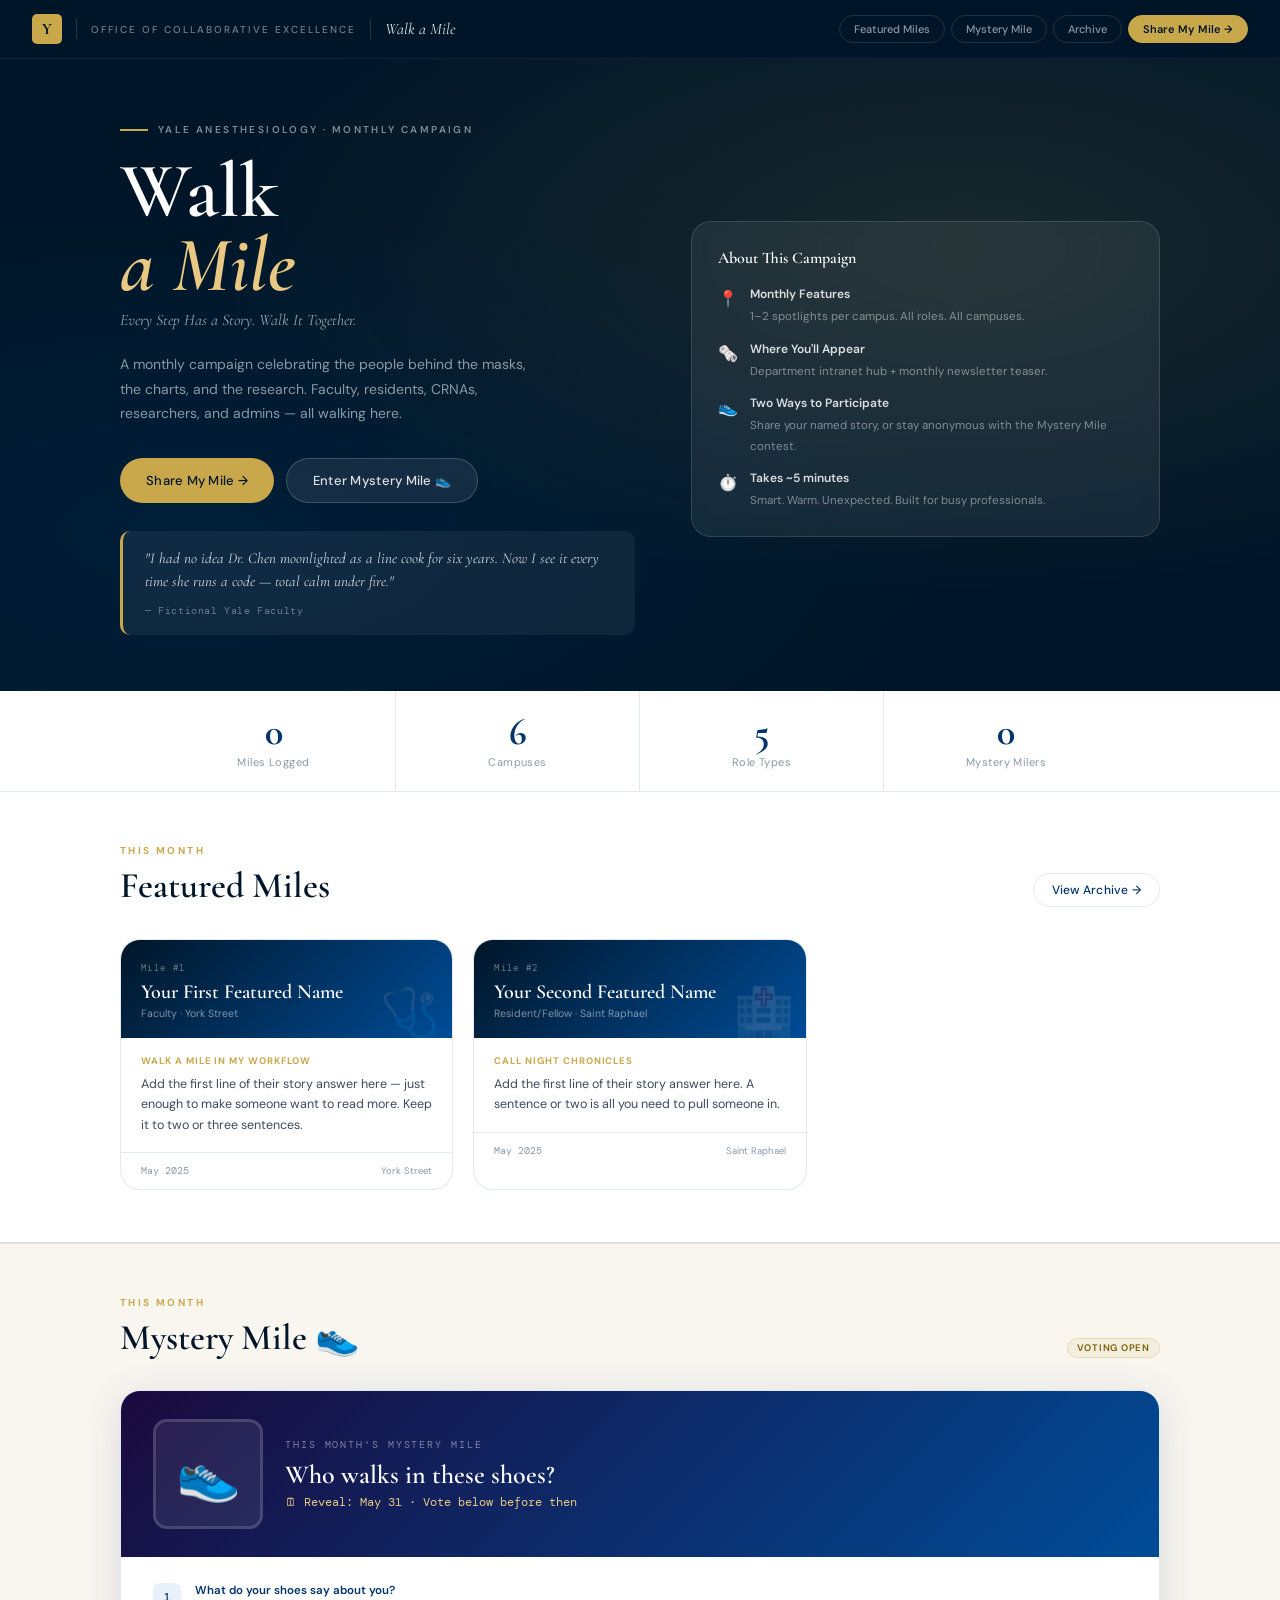
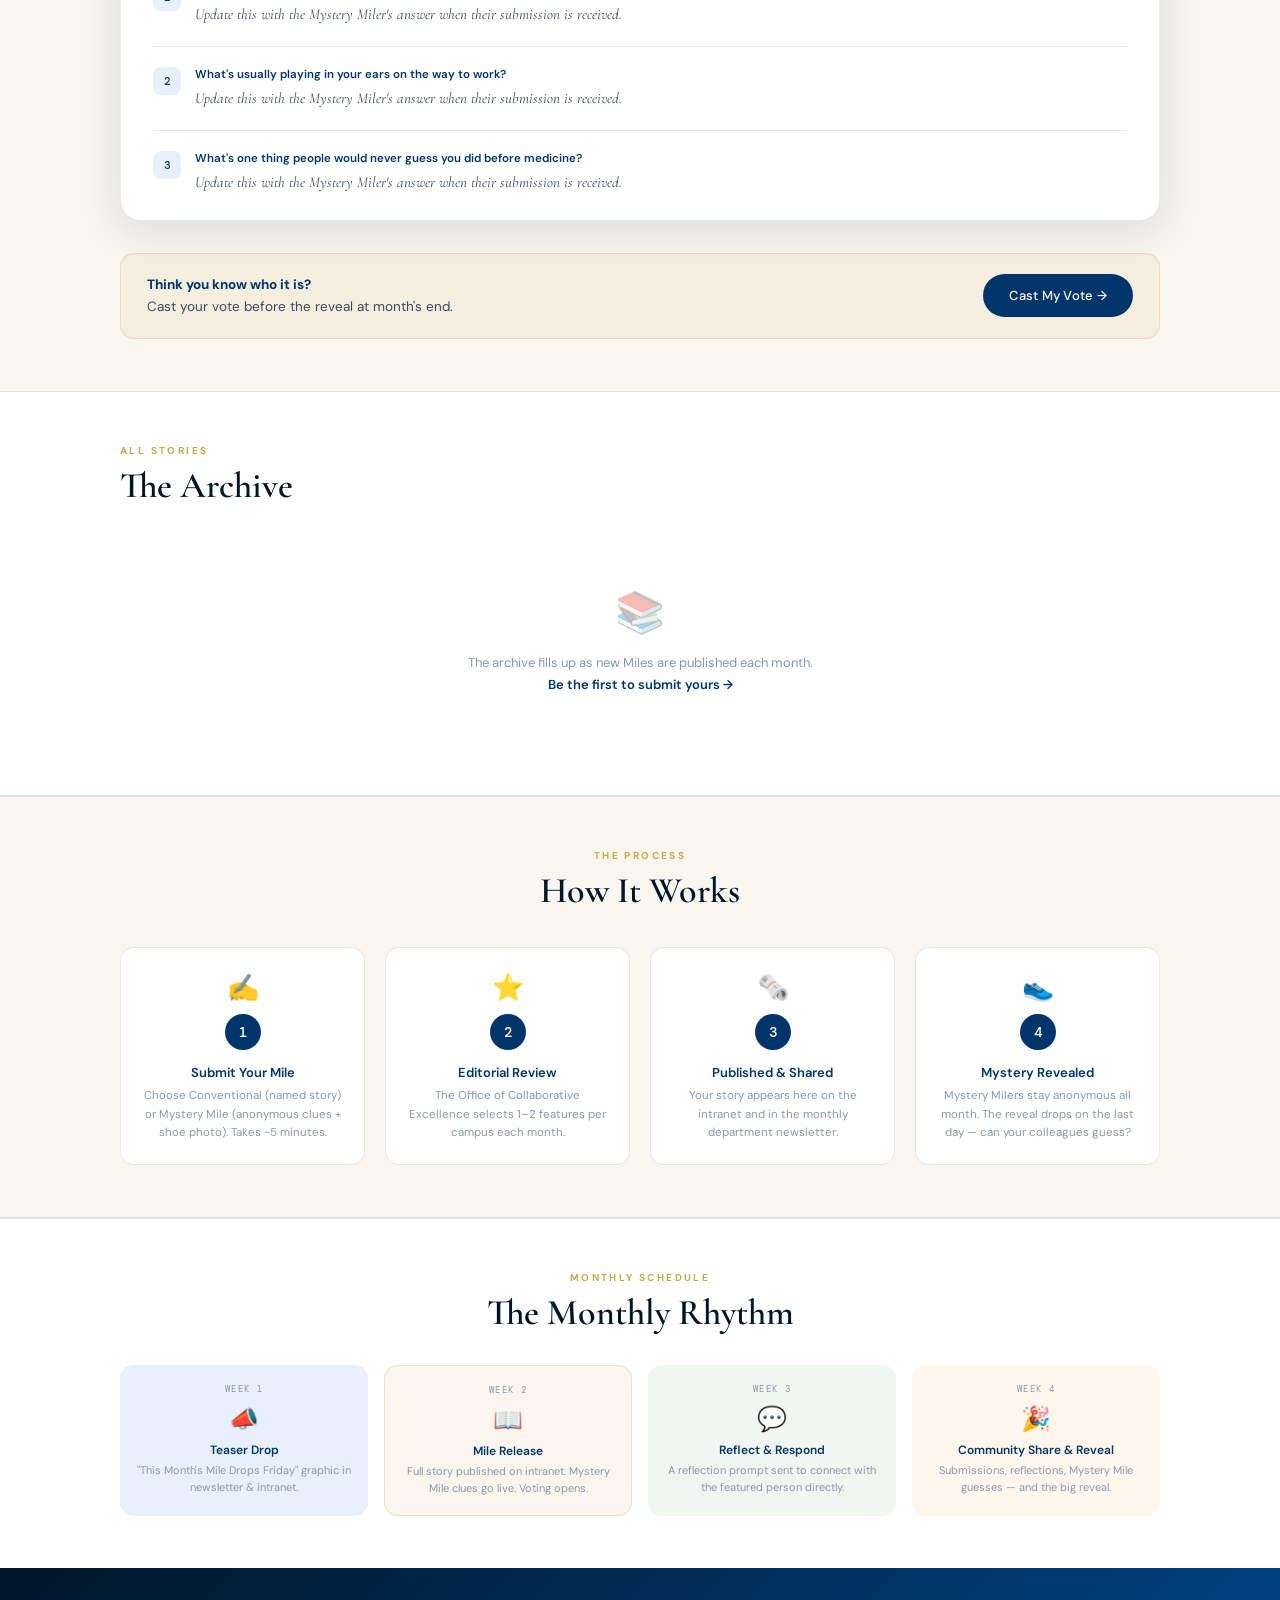
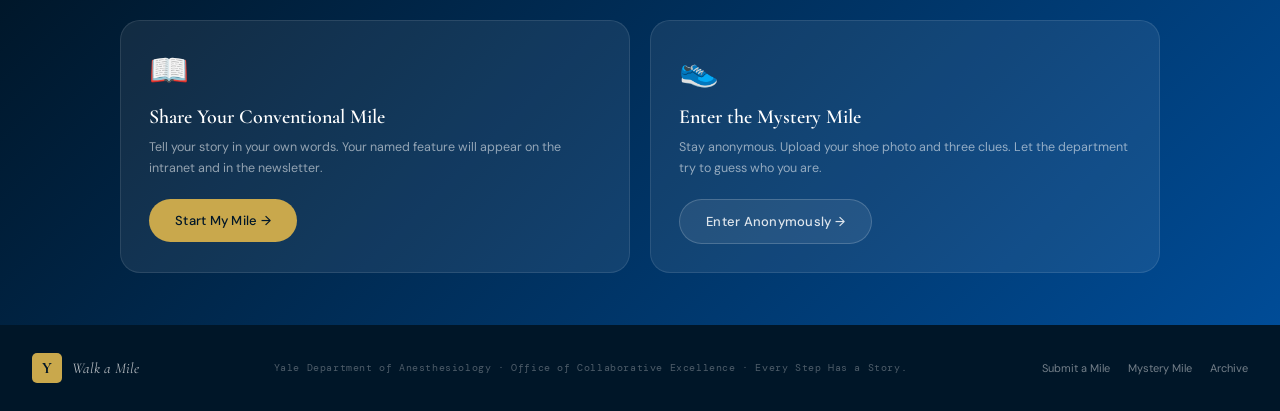
<file: sharepoint-embed.html>
<!DOCTYPE html>
<html lang="en">
<head>
<meta charset="UTF-8">
<meta name="viewport" content="width=device-width, initial-scale=1.0">
<title>Walk a Mile</title>
<link href="https://fonts.googleapis.com/css2?family=Cormorant+Garamond:ital,wght@0,400;0,600;0,700;1,400;1,600&family=DM+Sans:ital,wght@0,300;0,400;0,500;1,300&family=DM+Mono:wght@400;500&display=swap" rel="stylesheet">
<style>
/*
=================================================================
WALK A MILE — SHAREPOINT HUB PAGE
Yale Department of Anesthesiology · Office of Collaborative Excellence

SHAREPOINT DEPLOYMENT NOTES:
- Paste this entire file into a SharePoint Embed web part, OR
- Upload as an .html asset and reference via Content Editor Web Part
- No JavaScript dependencies — fully static HTML/CSS
- To update content: edit the sections marked IT/ADMIN EDITABLE
- Qualtrics links: replace QUALTRICS_CONV_LINK and QUALTRICS_MYST_LINK
  with your actual survey URLs
=================================================================
*/

:root {
  --navy: #00356B;
  --navy-deep: #001628;
  --navy-mid: #004C97;
  --navy-light: #E8F0FB;
  --gold: #C9A84C;
  --gold-light: #E8C882;
  --gold-pale: rgba(201,168,76,.1);
  --cream: #F9F6F0;
  --white: #FFFFFF;
  --text-dark: #0f1e30;
  --text-mid: #3d4a5c;
  --text-muted: #8a99aa;
  --border: rgba(0,53,107,.11);
  --border-gold: rgba(201,168,76,.28);
  --shadow: 0 4px 24px rgba(0,53,107,.1);
  --shadow-md: 0 8px 40px rgba(0,53,107,.14);
  --r: 14px;
  --r-lg: 20px;
}

* { margin: 0; padding: 0; box-sizing: border-box; }
body { font-family: 'DM Sans', sans-serif; background: var(--cream); color: var(--text-dark); }
img { max-width: 100%; display: block; }
a { text-decoration: none; color: inherit; }

/* ── LAYOUT ── */
.wam-wrap { max-width: 1040px; margin: 0 auto; padding: 0 32px; }

/* ── HEADER ── */
.wam-header {
  background: var(--navy-deep);
  padding: 14px 32px;
  display: flex;
  align-items: center;
  gap: 14px;
  border-bottom: 1px solid rgba(255,255,255,.06);
}
.wam-logo {
  width: 30px; height: 30px;
  background: var(--gold);
  border-radius: 5px;
  display: flex; align-items: center; justify-content: center;
  font-family: 'Cormorant Garamond', serif;
  font-weight: 700; color: var(--navy-deep); font-size: 16px;
  flex-shrink: 0;
}
.wam-header-sep { width: 1px; height: 20px; background: rgba(255,255,255,.15); }
.wam-header-dept { font-size: 10px; letter-spacing: .2em; text-transform: uppercase; color: rgba(255,255,255,.45); font-weight: 500; }
.wam-header-name { font-family: 'Cormorant Garamond', serif; font-size: 16px; color: rgba(255,255,255,.88); font-style: italic; }
.wam-header-nav { margin-left: auto; display: flex; gap: 6px; }
.wam-nav-link {
  font-size: 11px; font-weight: 500; color: rgba(255,255,255,.55);
  padding: 6px 14px; border-radius: 100px;
  border: 1px solid rgba(255,255,255,.12);
  transition: all .2s; cursor: pointer;
}
.wam-nav-link:hover { color: white; border-color: rgba(255,255,255,.3); }
.wam-nav-link.gold { background: var(--gold); color: var(--navy-deep); border-color: var(--gold); font-weight: 600; }
.wam-nav-link.gold:hover { background: var(--gold-light); }

/* ── HERO ── */
.wam-hero {
  background: var(--navy-deep);
  padding: 64px 32px 56px;
  position: relative;
  overflow: hidden;
}
.wam-hero::before {
  content: '';
  position: absolute; inset: 0;
  background:
    radial-gradient(ellipse at 75% 30%, rgba(201,168,76,.12) 0%, transparent 55%),
    radial-gradient(ellipse at 15% 75%, rgba(0,76,151,.15) 0%, transparent 50%);
}
.wam-hero-dots {
  position: absolute; inset: 0;
  background-image: radial-gradient(rgba(255,255,255,.04) 1px, transparent 1px);
  background-size: 28px 28px;
}
.wam-hero-inner {
  position: relative; z-index: 1;
  max-width: 1040px; margin: 0 auto;
  display: grid; grid-template-columns: 1.1fr 1fr; gap: 56px; align-items: center;
}
.wam-hero-kicker { display: flex; align-items: center; gap: 10px; margin-bottom: 18px; }
.wam-hero-kicker-line { width: 28px; height: 2px; background: var(--gold); }
.wam-hero-kicker-text { font-size: 10px; letter-spacing: .24em; text-transform: uppercase; color: rgba(255,255,255,.5); font-weight: 600; }
.wam-hero-h1 {
  font-family: 'Cormorant Garamond', serif;
  font-size: clamp(52px, 7vw, 78px);
  line-height: .95; color: white; font-weight: 600; margin-bottom: 8px;
}
.wam-hero-h1 em { font-style: italic; color: var(--gold-light); display: block; }
.wam-hero-tagline { font-family: 'Cormorant Garamond', serif; font-style: italic; font-size: 16px; color: rgba(255,255,255,.6); margin-bottom: 22px; }
.wam-hero-desc { font-size: 14px; line-height: 1.75; color: rgba(255,255,255,.55); margin-bottom: 32px; max-width: 420px; }
.wam-hero-btns { display: flex; gap: 12px; flex-wrap: wrap; }
.wam-btn {
  display: inline-flex; align-items: center; gap: 8px;
  padding: 13px 26px; border-radius: 100px;
  font-family: 'DM Sans', sans-serif; font-size: 13px; font-weight: 500;
  letter-spacing: .02em; transition: all .22s; cursor: pointer; border: none;
}
.wam-btn-gold { background: var(--gold); color: var(--navy-deep); }
.wam-btn-gold:hover { background: var(--gold-light); transform: translateY(-2px); box-shadow: 0 8px 24px rgba(201,168,76,.35); }
.wam-btn-outline { background: rgba(255,255,255,.08); color: rgba(255,255,255,.85); border: 1.5px solid rgba(255,255,255,.18); }
.wam-btn-outline:hover { background: rgba(255,255,255,.14); transform: translateY(-2px); }
.wam-btn-navy { background: var(--navy); color: white; }
.wam-btn-navy:hover { background: var(--navy-mid); transform: translateY(-2px); box-shadow: 0 6px 20px rgba(0,53,107,.3); }
.wam-btn-ghost { background: transparent; color: var(--navy); border: 1.5px solid var(--border); }
.wam-btn-ghost:hover { border-color: var(--navy); background: rgba(0,53,107,.04); }
.wam-btn-sm { padding: 8px 18px; font-size: 12px; }

/* Hero info card */
.wam-hero-card {
  background: rgba(255,255,255,.07);
  border: 1px solid rgba(255,255,255,.12);
  border-radius: var(--r-lg);
  padding: 26px;
  backdrop-filter: blur(8px);
}
.wam-hero-card-title { font-family: 'Cormorant Garamond', serif; font-size: 16px; color: white; font-weight: 600; margin-bottom: 18px; }
.wam-iitem { display: flex; gap: 12px; margin-bottom: 15px; align-items: flex-start; }
.wam-iitem:last-child { margin-bottom: 0; }
.wam-iicon { font-size: 16px; flex-shrink: 0; margin-top: 2px; }
.wam-itext strong { display: block; font-size: 12px; font-weight: 600; color: rgba(255,255,255,.85); margin-bottom: 2px; }
.wam-itext span { font-size: 11.5px; color: rgba(255,255,255,.45); line-height: 1.5; }

/* Quote */
.wam-hero-quote {
  margin-top: 18px;
  padding: 16px 18px 16px 22px;
  background: rgba(255,255,255,.06);
  border-left: 3px solid var(--gold);
  border-radius: 10px;
}
.wam-hero-quote p { font-family: 'Cormorant Garamond', serif; font-size: 15px; font-style: italic; color: rgba(255,255,255,.82); line-height: 1.55; margin-bottom: 5px; }
.wam-hero-quote cite { font-size: 10px; color: rgba(255,255,255,.4); font-style: normal; letter-spacing: .06em; font-family: 'DM Mono', monospace; }

/* ── STATS BAR ── */
.wam-stats {
  background: white;
  border-bottom: 1.5px solid var(--border);
}
.wam-stats-inner {
  max-width: 1040px; margin: 0 auto; padding: 0 32px;
  display: grid; grid-template-columns: repeat(4, 1fr);
}
.wam-stat {
  padding: 22px 0; text-align: center;
  border-right: 1.5px solid var(--border);
}
.wam-stat:last-child { border-right: none; }
.wam-stat-num {
  font-family: 'Cormorant Garamond', serif;
  font-size: 38px; font-weight: 700; color: var(--navy); line-height: 1;
}
.wam-stat-label { font-size: 11px; color: var(--text-muted); margin-top: 4px; letter-spacing: .04em; }

/* ── SECTION SHARED ── */
.wam-section { padding: 52px 32px; }
.wam-section-alt { background: white; }
.wam-section-dark { background: var(--navy-deep); }
.wam-section-header {
  display: flex; justify-content: space-between; align-items: flex-end;
  margin-bottom: 32px;
}
.wam-eye { font-size: 10px; letter-spacing: .24em; text-transform: uppercase; color: var(--gold); font-weight: 700; margin-bottom: 8px; }
.wam-eye-light { color: var(--gold-light); }
.wam-section-h {
  font-family: 'Cormorant Garamond', serif;
  font-size: clamp(26px, 4vw, 36px); color: var(--navy-deep); font-weight: 600; line-height: 1.15;
}
.wam-section-h-light { color: white; }
.wam-section-inner { max-width: 1040px; margin: 0 auto; }

/* ── FEATURED MILES GRID ── */
.wam-miles-grid {
  display: grid; grid-template-columns: repeat(3, 1fr); gap: 20px;
}

/* Mile card */
.wam-mile-card {
  background: white; border-radius: var(--r-lg);
  border: 1.5px solid var(--border); overflow: hidden;
  transition: all .24s;
}
.wam-mile-card:hover { transform: translateY(-3px); box-shadow: var(--shadow-md); border-color: rgba(0,53,107,.2); }
.wam-mc-header {
  background: linear-gradient(135deg, var(--navy-deep), var(--navy-mid));
  padding: 22px 20px 18px; position: relative; overflow: hidden;
}
.wam-mc-header::after {
  content: attr(data-emoji);
  position: absolute; right: 12px; bottom: -6px;
  font-size: 48px; opacity: .14;
}
.wam-mc-num {
  font-family: 'DM Mono', monospace; font-size: 9px;
  color: rgba(255,255,255,.4); letter-spacing: .15em; margin-bottom: 6px;
}
.wam-mc-name { font-family: 'Cormorant Garamond', serif; font-size: 20px; color: white; font-weight: 600; line-height: 1.2; margin-bottom: 3px; }
.wam-mc-role { font-size: 10.5px; color: rgba(255,255,255,.5); }
.wam-mc-body { padding: 17px 20px; }
.wam-mc-theme { font-size: 9.5px; color: var(--gold); font-weight: 700; letter-spacing: .1em; text-transform: uppercase; margin-bottom: 7px; }
.wam-mc-excerpt { font-size: 12.5px; color: var(--text-mid); line-height: 1.65; display: -webkit-box; -webkit-line-clamp: 3; -webkit-box-orient: vertical; overflow: hidden; }
.wam-mc-footer {
  padding: 12px 20px; border-top: 1.5px solid var(--border);
  display: flex; justify-content: space-between; align-items: center;
}
.wam-mc-date { font-size: 9.5px; color: var(--text-muted); font-family: 'DM Mono', monospace; }
.wam-mc-campus { font-size: 9.5px; color: var(--text-muted); }

/* ── MYSTERY MILE SECTION ── */
.wam-mystery-box {
  background: white; border-radius: var(--r-lg);
  border: 1.5px solid var(--border); overflow: hidden;
  box-shadow: var(--shadow-md); margin-bottom: 32px;
}
.wam-mystery-header {
  background: linear-gradient(135deg, #1a0a3d, var(--navy-mid));
  padding: 28px 32px; display: flex; align-items: center; gap: 22px;
}
.wam-shoe-frame {
  width: 110px; height: 110px; border-radius: var(--r);
  overflow: hidden; border: 3px solid rgba(255,255,255,.15);
  background: rgba(255,255,255,.08); flex-shrink: 0;
  display: flex; align-items: center; justify-content: center; font-size: 52px;
}
.wam-shoe-frame img { width: 100%; height: 100%; object-fit: cover; }
.wam-mystery-label {
  font-size: 9.5px; letter-spacing: .2em; text-transform: uppercase;
  color: rgba(255,255,255,.45); font-family: 'DM Mono', monospace; margin-bottom: 8px;
}
.wam-mystery-title { font-family: 'Cormorant Garamond', serif; font-size: 26px; color: white; font-weight: 600; margin-bottom: 5px; }
.wam-mystery-timer { font-size: 11.5px; color: var(--gold-light); font-family: 'DM Mono', monospace; }
.wam-mystery-clues { padding: 26px 32px; }
.wam-clue {
  display: flex; gap: 14px; margin-bottom: 20px;
  padding-bottom: 20px; border-bottom: 1.5px solid var(--border);
}
.wam-clue:last-child { border-bottom: none; margin-bottom: 0; padding-bottom: 0; }
.wam-clue-num {
  width: 28px; height: 28px; border-radius: 8px;
  background: var(--navy-light); color: var(--navy);
  font-family: 'DM Mono', monospace; font-size: 11px; font-weight: 500;
  display: flex; align-items: center; justify-content: center; flex-shrink: 0;
}
.wam-clue-q { font-size: 11.5px; font-weight: 600; color: var(--navy); margin-bottom: 4px; }
.wam-clue-a { font-family: 'Cormorant Garamond', serif; font-size: 15px; font-style: italic; color: var(--text-mid); line-height: 1.6; }
.wam-mystery-vote-bar {
  background: var(--gold-pale); border: 1.5px solid var(--border-gold);
  border-radius: var(--r); padding: 20px 26px;
  display: flex; align-items: center; justify-content: space-between; gap: 20px;
}
.wam-mystery-vote-bar p { font-size: 13.5px; color: var(--text-mid); line-height: 1.6; }
.wam-mystery-vote-bar p strong { color: var(--navy); }

/* ── CALL TO ACTION STRIP ── */
.wam-cta-strip {
  background: linear-gradient(135deg, var(--navy-deep), var(--navy-mid));
  padding: 52px 32px;
}
.wam-cta-inner {
  max-width: 1040px; margin: 0 auto;
  display: grid; grid-template-columns: 1fr 1fr; gap: 20px;
}
.wam-cta-card {
  background: rgba(255,255,255,.07);
  border: 1.5px solid rgba(255,255,255,.1);
  border-radius: var(--r-lg); padding: 28px;
  transition: all .24s;
}
.wam-cta-card:hover { background: rgba(255,255,255,.12); border-color: rgba(255,255,255,.2); transform: translateY(-2px); }
.wam-cta-icon { font-size: 32px; margin-bottom: 14px; display: block; }
.wam-cta-h { font-family: 'Cormorant Garamond', serif; font-size: 20px; color: white; font-weight: 600; margin-bottom: 8px; }
.wam-cta-p { font-size: 12.5px; color: rgba(255,255,255,.55); line-height: 1.65; margin-bottom: 20px; }

/* ── HOW IT WORKS ── */
.wam-how-grid { display: grid; grid-template-columns: repeat(4, 1fr); gap: 20px; }
.wam-how-card {
  background: white; border-radius: var(--r);
  border: 1.5px solid var(--border); padding: 22px 18px; text-align: center;
}
.wam-how-num {
  width: 36px; height: 36px; border-radius: 50%;
  background: var(--navy); color: white;
  font-family: 'DM Mono', monospace; font-size: 14px; font-weight: 500;
  display: flex; align-items: center; justify-content: center;
  margin: 0 auto 14px;
}
.wam-how-icon { font-size: 26px; margin-bottom: 10px; display: block; }
.wam-how-h { font-size: 13px; font-weight: 600; color: var(--navy); margin-bottom: 6px; }
.wam-how-p { font-size: 11.5px; color: var(--text-muted); line-height: 1.6; }

/* ── RHYTHM ── */
.wam-rhythm-grid { display: grid; grid-template-columns: repeat(4, 1fr); gap: 16px; }
.wam-rhythm-card {
  border-radius: var(--r); padding: 18px 16px; text-align: center;
}
.wam-rhythm-card:nth-child(1) { background: var(--navy-light); }
.wam-rhythm-card:nth-child(2) { background: var(--gold-pale); border: 1.5px solid var(--border-gold); }
.wam-rhythm-card:nth-child(3) { background: rgba(46,125,50,.07); }
.wam-rhythm-card:nth-child(4) { background: rgba(245,127,23,.07); }
.wam-rhythm-week { font-family: 'DM Mono', monospace; font-size: 9px; letter-spacing: .15em; text-transform: uppercase; color: var(--text-muted); margin-bottom: 8px; }
.wam-rhythm-icon { font-size: 24px; margin-bottom: 8px; display: block; }
.wam-rhythm-h { font-size: 12px; font-weight: 600; color: var(--navy); margin-bottom: 4px; }
.wam-rhythm-p { font-size: 11px; color: var(--text-muted); line-height: 1.55; }

/* ── DIVIDER ── */
.wam-divider { height: 1.5px; background: var(--border); margin: 0; }

/* ── FOOTER ── */
.wam-footer {
  background: var(--navy-deep);
  padding: 28px 32px;
  display: flex; align-items: center; justify-content: space-between;
  flex-wrap: wrap; gap: 16px;
}
.wam-footer-brand { display: flex; align-items: center; gap: 10px; }
.wam-footer-name { font-family: 'Cormorant Garamond', serif; font-size: 15px; color: rgba(255,255,255,.7); font-style: italic; }
.wam-footer-copy { font-size: 10px; color: rgba(255,255,255,.3); font-family: 'DM Mono', monospace; letter-spacing: .06em; }
.wam-footer-links { display: flex; gap: 18px; }
.wam-footer-link { font-size: 11px; color: rgba(255,255,255,.45); transition: color .2s; }
.wam-footer-link:hover { color: var(--gold-light); }

/* ── CHIP ── */
.wam-chip {
  display: inline-flex; align-items: center; gap: 4px;
  font-size: 9.5px; font-weight: 600; letter-spacing: .08em;
  text-transform: uppercase; padding: 3px 9px; border-radius: 100px;
}
.wam-chip-navy { background: var(--navy-light); color: var(--navy); }
.wam-chip-gold { background: var(--gold-pale); color: #7a5e00; border: 1px solid var(--border-gold); }

/* ── RESPONSIVE ── */
@media (max-width: 860px) {
  .wam-hero-inner, .wam-cta-inner { grid-template-columns: 1fr; gap: 32px; }
  .wam-miles-grid { grid-template-columns: 1fr 1fr; }
  .wam-how-grid, .wam-rhythm-grid { grid-template-columns: 1fr 1fr; }
  .wam-stats-inner { grid-template-columns: repeat(2, 1fr); }
}
@media (max-width: 560px) {
  .wam-miles-grid, .wam-how-grid, .wam-rhythm-grid { grid-template-columns: 1fr; }
  .wam-header-nav { display: none; }
  .wam-mystery-header { flex-direction: column; align-items: flex-start; }
  .wam-mystery-vote-bar { flex-direction: column; align-items: flex-start; }
  .wam-section { padding: 40px 18px; }
  .wam-hero { padding: 48px 18px 44px; }
  .wam-cta-strip { padding: 40px 18px; }
  .wam-footer { padding: 22px 18px; flex-direction: column; align-items: flex-start; }
}
</style>
</head>
<body>

<!-- ═══════════════════════════════════════════
     HEADER
     IT: Update nav links to your intranet pages
═══════════════════════════════════════════ -->
<header class="wam-header">
  <div class="wam-logo">Y</div>
  <div class="wam-header-sep"></div>
  <div class="wam-header-dept">Office of Collaborative Excellence</div>
  <div class="wam-header-sep"></div>
  <div class="wam-header-name">Walk a Mile</div>
  <nav class="wam-header-nav">
    <a href="#featured" class="wam-nav-link">Featured Miles</a>
    <a href="#mystery" class="wam-nav-link">Mystery Mile</a>
    <a href="#archive" class="wam-nav-link">Archive</a>
    <!-- IT/ADMIN: Replace QUALTRICS_CONV_LINK with your Qualtrics survey URL -->
    <a href="QUALTRICS_CONV_LINK" target="_blank" class="wam-nav-link gold">Share My Mile →</a>
  </nav>
</header>

<!-- ═══════════════════════════════════════════
     HERO
═══════════════════════════════════════════ -->
<section class="wam-hero">
  <div class="wam-hero-inner">
    <div>
      <div class="wam-hero-kicker">
        <div class="wam-hero-kicker-line"></div>
        <div class="wam-hero-kicker-text">Yale Anesthesiology · Monthly Campaign</div>
      </div>
      <h1 class="wam-hero-h1">Walk<br><em>a Mile</em></h1>
      <p class="wam-hero-tagline">Every Step Has a Story. Walk It Together.</p>
      <p class="wam-hero-desc">A monthly campaign celebrating the people behind the masks, the charts, and the research. Faculty, residents, CRNAs, researchers, and admins — all walking here.</p>
      <div class="wam-hero-btns">
        <!-- IT/ADMIN: Replace QUALTRICS_CONV_LINK and QUALTRICS_MYST_LINK -->
        <a href="QUALTRICS_CONV_LINK" target="_blank" class="wam-btn wam-btn-gold">Share My Mile →</a>
        <a href="QUALTRICS_MYST_LINK" target="_blank" class="wam-btn wam-btn-outline">Enter Mystery Mile 👟</a>
      </div>
      <!-- ADMIN EDITABLE: Update quote monthly -->
      <div class="wam-hero-quote" style="margin-top:28px;">
        <p>"I had no idea Dr. Chen moonlighted as a line cook for six years. Now I see it every time she runs a code — total calm under fire."</p>
        <cite>— Fictional Yale Faculty</cite>
      </div>
    </div>
    <div>
      <div class="wam-hero-card">
        <div class="wam-hero-card-title">About This Campaign</div>
        <div class="wam-iitem"><div class="wam-iicon">📍</div><div class="wam-itext"><strong>Monthly Features</strong><span>1–2 spotlights per campus. All roles. All campuses.</span></div></div>
        <div class="wam-iitem"><div class="wam-iicon">🗞️</div><div class="wam-itext"><strong>Where You'll Appear</strong><span>Department intranet hub + monthly newsletter teaser.</span></div></div>
        <div class="wam-iitem"><div class="wam-iicon">👟</div><div class="wam-itext"><strong>Two Ways to Participate</strong><span>Share your named story, or stay anonymous with the Mystery Mile contest.</span></div></div>
        <div class="wam-iitem"><div class="wam-iicon">⏱️</div><div class="wam-itext"><strong>Takes ~5 minutes</strong><span>Smart. Warm. Unexpected. Built for busy professionals.</span></div></div>
      </div>
    </div>
  </div>
</section>

<!-- ═══════════════════════════════════════════
     STATS BAR
     ADMIN EDITABLE: Update numbers monthly
═══════════════════════════════════════════ -->
<div class="wam-stats">
  <div class="wam-stats-inner">
    <div class="wam-stat">
      <!-- ADMIN: Update number -->
      <div class="wam-stat-num">0</div>
      <div class="wam-stat-label">Miles Logged</div>
    </div>
    <div class="wam-stat">
      <div class="wam-stat-num">6</div>
      <div class="wam-stat-label">Campuses</div>
    </div>
    <div class="wam-stat">
      <div class="wam-stat-num">5</div>
      <div class="wam-stat-label">Role Types</div>
    </div>
    <div class="wam-stat">
      <!-- ADMIN: Update number -->
      <div class="wam-stat-num">0</div>
      <div class="wam-stat-label">Mystery Milers</div>
    </div>
  </div>
</div>

<!-- ═══════════════════════════════════════════
     FEATURED MILES
     ADMIN EDITABLE: Add/remove cards each month
     Copy a .wam-mile-card block to add a new story
═══════════════════════════════════════════ -->
<section class="wam-section wam-section-alt" id="featured">
  <div class="wam-section-inner">
    <div class="wam-section-header">
      <div>
        <div class="wam-eye">This Month</div>
        <h2 class="wam-section-h">Featured Miles</h2>
      </div>
      <a href="#archive" class="wam-btn wam-btn-ghost wam-btn-sm">View Archive →</a>
    </div>

    <div class="wam-miles-grid">

      <!--
        ADMIN: FEATURED MILE CARD TEMPLATE
        Copy this block and fill in:
        - data-emoji: role emoji (🩺 faculty, 🏥 resident, 💉 CRNA, 🔬 research, 📋 admin)
        - Mile number, name, role, campus
        - Theme name
        - Excerpt (first answer, ~100 chars)
        - Month Year
        - Link to full story page (or Qualtrics results page)
      -->
      <div class="wam-mile-card">
        <div class="wam-mc-header" data-emoji="🩺">
          <div class="wam-mc-num">Mile #1</div>
          <div class="wam-mc-name">Your First Featured Name</div>
          <div class="wam-mc-role">Faculty · York Street</div>
        </div>
        <div class="wam-mc-body">
          <div class="wam-mc-theme">Walk a Mile in My Workflow</div>
          <div class="wam-mc-excerpt">Add the first line of their story answer here — just enough to make someone want to read more. Keep it to two or three sentences.</div>
        </div>
        <div class="wam-mc-footer">
          <span class="wam-mc-date">May 2025</span>
          <span class="wam-mc-campus">York Street</span>
        </div>
      </div>

      <div class="wam-mile-card">
        <div class="wam-mc-header" data-emoji="🏥">
          <div class="wam-mc-num">Mile #2</div>
          <div class="wam-mc-name">Your Second Featured Name</div>
          <div class="wam-mc-role">Resident/Fellow · Saint Raphael</div>
        </div>
        <div class="wam-mc-body">
          <div class="wam-mc-theme">Call Night Chronicles</div>
          <div class="wam-mc-excerpt">Add the first line of their story answer here. A sentence or two is all you need to pull someone in.</div>
        </div>
        <div class="wam-mc-footer">
          <span class="wam-mc-date">May 2025</span>
          <span class="wam-mc-campus">Saint Raphael</span>
        </div>
      </div>

      <!-- ADMIN: Add a third card here when ready, or remove one of the above if only one featured this month -->

    </div>
  </div>
</section>

<div class="wam-divider"></div>

<!-- ═══════════════════════════════════════════
     MYSTERY MILE
     ADMIN EDITABLE: Update monthly
     - Shoe photo: replace wam-shoe-frame content with <img> tag
     - Clues: update each wam-clue-a with the submitted answers
     - Vote link: replace QUALTRICS_VOTE_LINK with Microsoft Forms or Qualtrics vote survey
═══════════════════════════════════════════ -->
<section class="wam-section" id="mystery">
  <div class="wam-section-inner">
    <div class="wam-section-header">
      <div>
        <div class="wam-eye">This Month</div>
        <h2 class="wam-section-h">Mystery Mile 👟</h2>
      </div>
      <span class="wam-chip wam-chip-gold">Voting Open</span>
    </div>

    <div class="wam-mystery-box">
      <div class="wam-mystery-header">
        <!-- ADMIN: Replace emoji with <img src="shoe-photo.jpg" alt="Mystery shoe" /> when photo is available -->
        <div class="wam-shoe-frame">👟</div>
        <div>
          <div class="wam-mystery-label">This Month's Mystery Mile</div>
          <div class="wam-mystery-title">Who walks in these shoes?</div>
          <!-- ADMIN: Update reveal date -->
          <div class="wam-mystery-timer">🗓 Reveal: May 31 · Vote below before then</div>
        </div>
      </div>

      <div class="wam-mystery-clues">
        <!-- ADMIN: Replace each wam-clue-a with the submitted answer -->
        <div class="wam-clue">
          <div class="wam-clue-num">1</div>
          <div>
            <div class="wam-clue-q">What do your shoes say about you?</div>
            <div class="wam-clue-a">Update this with the Mystery Miler's answer when their submission is received.</div>
          </div>
        </div>
        <div class="wam-clue">
          <div class="wam-clue-num">2</div>
          <div>
            <div class="wam-clue-q">What's usually playing in your ears on the way to work?</div>
            <div class="wam-clue-a">Update this with the Mystery Miler's answer when their submission is received.</div>
          </div>
        </div>
        <div class="wam-clue">
          <div class="wam-clue-num">3</div>
          <div>
            <div class="wam-clue-q">What's one thing people would never guess you did before medicine?</div>
            <div class="wam-clue-a">Update this with the Mystery Miler's answer when their submission is received.</div>
          </div>
        </div>
      </div>
    </div>

    <!-- Vote bar -->
    <div class="wam-mystery-vote-bar">
      <p><strong>Think you know who it is?</strong><br>Cast your vote before the reveal at month's end.</p>
      <!-- IT/ADMIN: Replace QUALTRICS_VOTE_LINK with your voting survey URL -->
      <a href="QUALTRICS_VOTE_LINK" target="_blank" class="wam-btn wam-btn-navy">Cast My Vote →</a>
    </div>
  </div>
</section>

<div class="wam-divider"></div>

<!-- ═══════════════════════════════════════════
     ARCHIVE
     ADMIN EDITABLE: Add new cards as stories accumulate
     Copy a .wam-mile-card block from Featured section above
═══════════════════════════════════════════ -->
<section class="wam-section wam-section-alt" id="archive">
  <div class="wam-section-inner">
    <div class="wam-section-header">
      <div>
        <div class="wam-eye">All Stories</div>
        <h2 class="wam-section-h">The Archive</h2>
      </div>
    </div>

    <div class="wam-miles-grid">

      <!-- ADMIN: Copy mile cards from above into this grid as new stories are published -->
      <!-- Placeholder message until first stories arrive -->
      <div style="grid-column:1/-1;text-align:center;padding:48px 0;color:var(--text-muted);">
        <span style="font-size:40px;display:block;margin-bottom:14px;opacity:.35">📚</span>
        <p style="font-size:13px;line-height:1.65;">The archive fills up as new Miles are published each month.<br>
        <a href="QUALTRICS_CONV_LINK" target="_blank" style="color:var(--navy);font-weight:600;">Be the first to submit yours →</a></p>
      </div>

    </div>
  </div>
</section>

<div class="wam-divider"></div>

<!-- ═══════════════════════════════════════════
     HOW IT WORKS
═══════════════════════════════════════════ -->
<section class="wam-section">
  <div class="wam-section-inner">
    <div style="text-align:center;margin-bottom:36px;">
      <div class="wam-eye">The Process</div>
      <h2 class="wam-section-h">How It Works</h2>
    </div>
    <div class="wam-how-grid">
      <div class="wam-how-card">
        <span class="wam-how-icon">✍️</span>
        <div class="wam-how-num">1</div>
        <div class="wam-how-h">Submit Your Mile</div>
        <div class="wam-how-p">Choose Conventional (named story) or Mystery Mile (anonymous clues + shoe photo). Takes ~5 minutes.</div>
      </div>
      <div class="wam-how-card">
        <span class="wam-how-icon">⭐</span>
        <div class="wam-how-num">2</div>
        <div class="wam-how-h">Editorial Review</div>
        <div class="wam-how-p">The Office of Collaborative Excellence selects 1–2 features per campus each month.</div>
      </div>
      <div class="wam-how-card">
        <span class="wam-how-icon">🗞️</span>
        <div class="wam-how-num">3</div>
        <div class="wam-how-h">Published & Shared</div>
        <div class="wam-how-p">Your story appears here on the intranet and in the monthly department newsletter.</div>
      </div>
      <div class="wam-how-card">
        <span class="wam-how-icon">👟</span>
        <div class="wam-how-num">4</div>
        <div class="wam-how-h">Mystery Revealed</div>
        <div class="wam-how-p">Mystery Milers stay anonymous all month. The reveal drops on the last day — can your colleagues guess?</div>
      </div>
    </div>
  </div>
</section>

<div class="wam-divider"></div>

<!-- ═══════════════════════════════════════════
     MONTHLY RHYTHM
═══════════════════════════════════════════ -->
<section class="wam-section wam-section-alt">
  <div class="wam-section-inner">
    <div style="text-align:center;margin-bottom:32px;">
      <div class="wam-eye">Monthly Schedule</div>
      <h2 class="wam-section-h">The Monthly Rhythm</h2>
    </div>
    <div class="wam-rhythm-grid">
      <div class="wam-rhythm-card">
        <div class="wam-rhythm-week">Week 1</div>
        <span class="wam-rhythm-icon">📣</span>
        <div class="wam-rhythm-h">Teaser Drop</div>
        <div class="wam-rhythm-p">"This Month's Mile Drops Friday" graphic in newsletter & intranet.</div>
      </div>
      <div class="wam-rhythm-card">
        <div class="wam-rhythm-week">Week 2</div>
        <span class="wam-rhythm-icon">📖</span>
        <div class="wam-rhythm-h">Mile Release</div>
        <div class="wam-rhythm-p">Full story published on intranet. Mystery Mile clues go live. Voting opens.</div>
      </div>
      <div class="wam-rhythm-card">
        <div class="wam-rhythm-week">Week 3</div>
        <span class="wam-rhythm-icon">💬</span>
        <div class="wam-rhythm-h">Reflect & Respond</div>
        <div class="wam-rhythm-p">A reflection prompt sent to connect with the featured person directly.</div>
      </div>
      <div class="wam-rhythm-card">
        <div class="wam-rhythm-week">Week 4</div>
        <span class="wam-rhythm-icon">🎉</span>
        <div class="wam-rhythm-h">Community Share & Reveal</div>
        <div class="wam-rhythm-p">Submissions, reflections, Mystery Mile guesses — and the big reveal.</div>
      </div>
    </div>
  </div>
</section>

<!-- ═══════════════════════════════════════════
     CTA STRIP
═══════════════════════════════════════════ -->
<div class="wam-cta-strip">
  <div class="wam-cta-inner">
    <div class="wam-cta-card">
      <span class="wam-cta-icon">📖</span>
      <div class="wam-cta-h">Share Your Conventional Mile</div>
      <div class="wam-cta-p">Tell your story in your own words. Your named feature will appear on the intranet and in the newsletter.</div>
      <!-- IT/ADMIN: Replace QUALTRICS_CONV_LINK -->
      <a href="QUALTRICS_CONV_LINK" target="_blank" class="wam-btn wam-btn-gold">Start My Mile →</a>
    </div>
    <div class="wam-cta-card">
      <span class="wam-cta-icon">👟</span>
      <div class="wam-cta-h">Enter the Mystery Mile</div>
      <div class="wam-cta-p">Stay anonymous. Upload your shoe photo and three clues. Let the department try to guess who you are.</div>
      <!-- IT/ADMIN: Replace QUALTRICS_MYST_LINK -->
      <a href="QUALTRICS_MYST_LINK" target="_blank" class="wam-btn wam-btn-outline">Enter Anonymously →</a>
    </div>
  </div>
</div>

<!-- ═══════════════════════════════════════════
     FOOTER
═══════════════════════════════════════════ -->
<footer class="wam-footer">
  <div class="wam-footer-brand">
    <div class="wam-logo">Y</div>
    <div class="wam-footer-name">Walk a Mile</div>
  </div>
  <div class="wam-footer-copy">Yale Department of Anesthesiology · Office of Collaborative Excellence · Every Step Has a Story.</div>
  <div class="wam-footer-links">
    <a href="QUALTRICS_CONV_LINK" target="_blank" class="wam-footer-link">Submit a Mile</a>
    <a href="QUALTRICS_MYST_LINK" target="_blank" class="wam-footer-link">Mystery Mile</a>
    <a href="#archive" class="wam-footer-link">Archive</a>
  </div>
</footer>

<!--
=================================================================
ADMIN MAINTENANCE GUIDE
=================================================================

MONTHLY CHECKLIST:
□ Update Stats Bar numbers (Miles Logged, Mystery Milers)
□ Swap Featured Miles cards (update name, role, campus, theme, excerpt, date)
□ Update Mystery Mile clues (paste submitted answers into wam-clue-a divs)
□ Replace shoe emoji with actual photo in wam-shoe-frame
□ Update Mystery Mile reveal date in wam-mystery-timer
□ Move previous featured cards into the Archive section
□ Update hero quote if desired

LINKS TO REPLACE BEFORE LAUNCH:
- QUALTRICS_CONV_LINK  → Conventional Mile Qualtrics survey URL
- QUALTRICS_MYST_LINK  → Mystery Mile Qualtrics survey URL
- QUALTRICS_VOTE_LINK  → Monthly voting survey URL (can be Microsoft Forms)

ADDING A NEW MILE CARD:
Copy this block and paste into either the Featured or Archive grid:

<div class="wam-mile-card">
  <div class="wam-mc-header" data-emoji="🩺">
    <div class="wam-mc-num">Mile #N</div>
    <div class="wam-mc-name">Full Name</div>
    <div class="wam-mc-role">Role · Campus</div>
  </div>
  <div class="wam-mc-body">
    <div class="wam-mc-theme">Theme Name</div>
    <div class="wam-mc-excerpt">First 1-2 sentences of their story...</div>
  </div>
  <div class="wam-mc-footer">
    <span class="wam-mc-date">Month Year</span>
    <span class="wam-mc-campus">Campus Name</span>
  </div>
</div>

Role emojis: Faculty 🩺 · Resident 🏥 · CRNA 💉 · Research 🔬 · Admin 📋
=================================================================
-->

</body>
</html>
</file>
